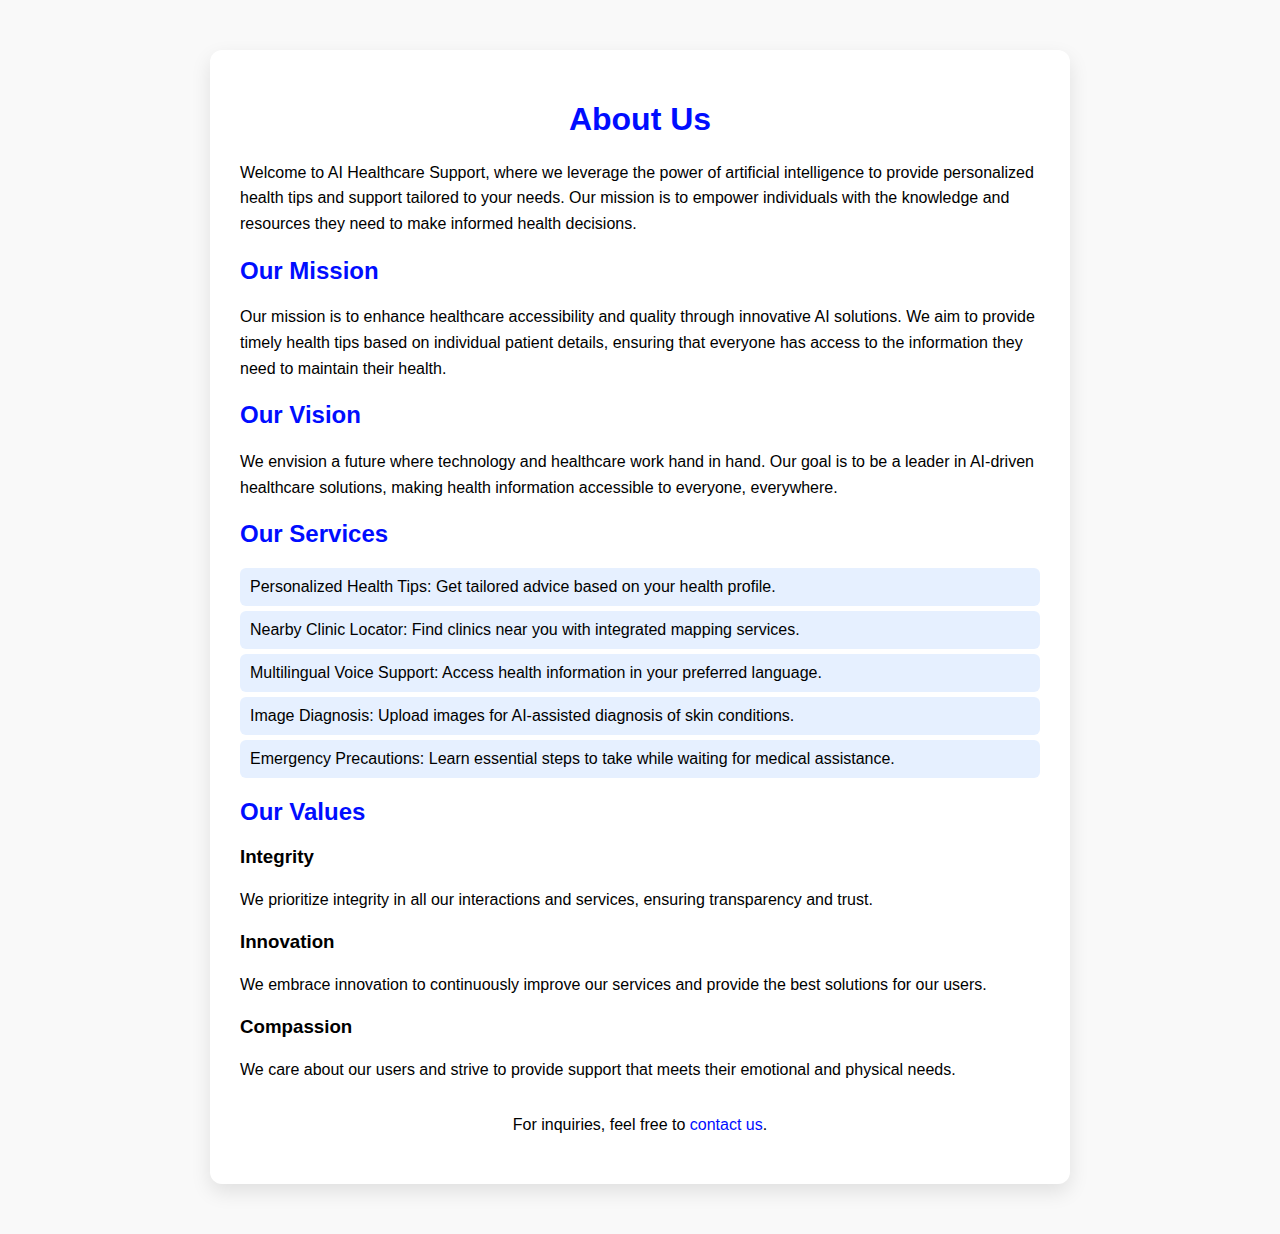
<file: about_us.html>
<!DOCTYPE html>
<html lang="en">
<head>
    <meta charset="UTF-8">
    <meta name="viewport" content="width=device-width, initial-scale=1.0">
    <title>About Us</title>
    <link rel="stylesheet" href="about_us.css">
</head>
<body>
    <div class="about-container">
        <h1>About Us</h1>
        <p>Welcome to AI Healthcare Support, where we leverage the power of artificial intelligence to provide personalized health tips and support tailored to your needs. Our mission is to empower individuals with the knowledge and resources they need to make informed health decisions.</p>
        
        <h2>Our Mission</h2>
        <p>Our mission is to enhance healthcare accessibility and quality through innovative AI solutions. We aim to provide timely health tips based on individual patient details, ensuring that everyone has access to the information they need to maintain their health.</p>
        
        <h2>Our Vision</h2>
        <p>We envision a future where technology and healthcare work hand in hand. Our goal is to be a leader in AI-driven healthcare solutions, making health information accessible to everyone, everywhere.</p>
        
        <h2>Our Services</h2>
        <ul>
            <li>Personalized Health Tips: Get tailored advice based on your health profile.</li>
            <li>Nearby Clinic Locator: Find clinics near you with integrated mapping services.</li>
            <li>Multilingual Voice Support: Access health information in your preferred language.</li>
            <li>Image Diagnosis: Upload images for AI-assisted diagnosis of skin conditions.</li>
            <li>Emergency Precautions: Learn essential steps to take while waiting for medical assistance.</li>
        </ul>
        
        <h2>Our Values</h2>
        <div class="info-box">
            <h3>Integrity</h3>
            <div class="content">
                <p>We prioritize integrity in all our interactions and services, ensuring transparency and trust.</p>
            </div>
        </div>
        <div class="info-box">
            <h3>Innovation</h3>
            <div class="content">
                <p>We embrace innovation to continuously improve our services and provide the best solutions for our users.</p>
            </div>
        </div>
        <div class="info-box">
            <h3>Compassion</h3>
            <div class="content">
                <p>We care about our users and strive to provide support that meets their emotional and physical needs.</p>
            </div>
        </div>
        
        <div class="contact-info">
            <p>For inquiries, feel free to <a href="mailto:diagnose.contact@gmail.com">contact us</a>.</p>
        </div>
    </div>
</body>
</html>
</file>
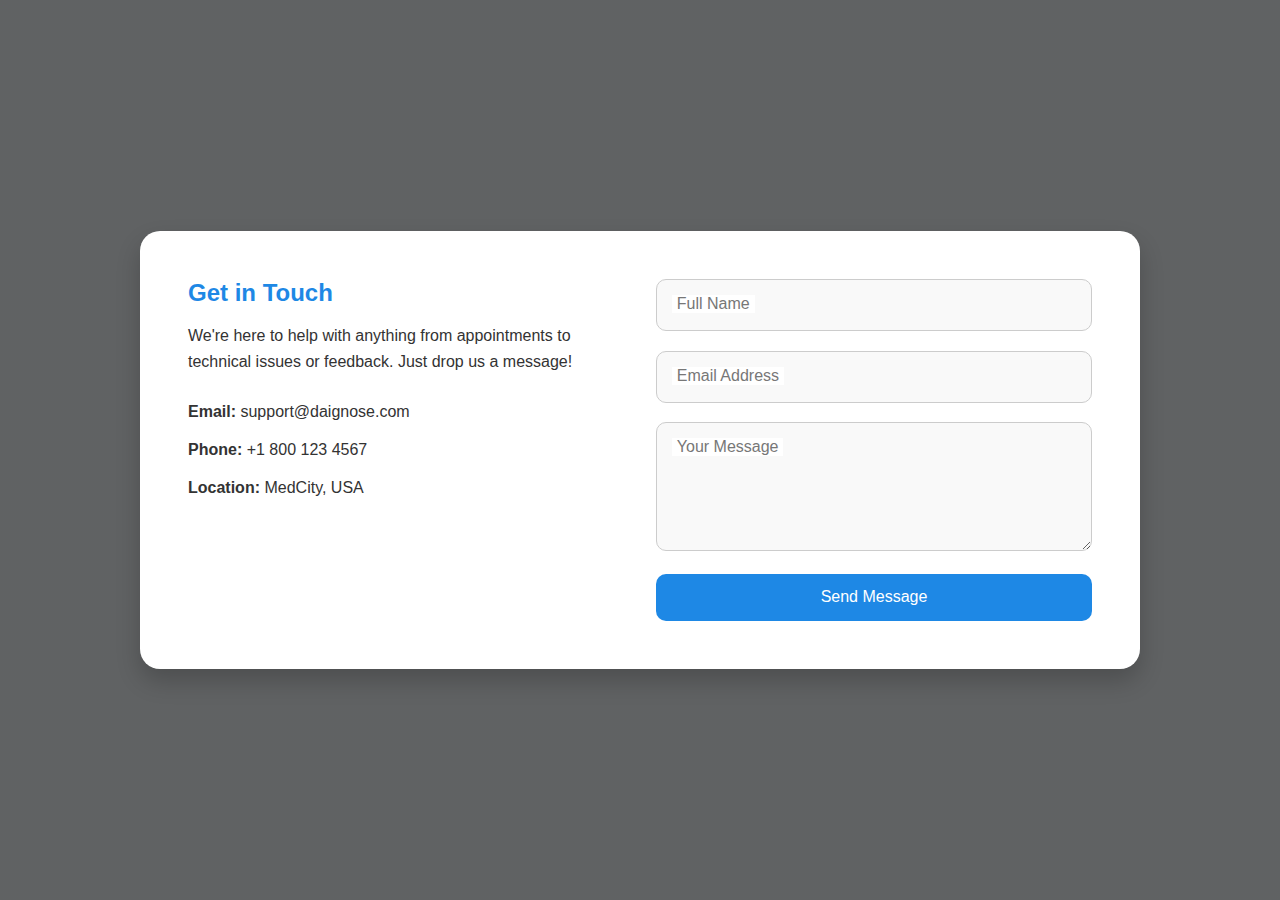
<file: contact.html>
<!DOCTYPE html>
<html lang="en">
<head>
  <meta charset="UTF-8" />
  <meta name="viewport" content="width=device-width, initial-scale=1.0"/>
  <title>Contact Us | dAIgnose</title>
  <link rel="stylesheet" href="contact.css" />
</head>
<body>

  <section class="contact-section">
    <div class="contact-card">
      <div class="contact-info-side">
        <h2>Get in Touch</h2>
        <p>We're here to help with anything from appointments to technical issues or feedback. Just drop us a message!</p>
        <div class="info-box">
          <p><strong>Email:</strong> support@daignose.com</p>
          <p><strong>Phone:</strong> +1 800 123 4567</p>
          <p><strong>Location:</strong> MedCity, USA</p>
        </div>
      </div>

      <form class="contact-form-side">
        <div class="input-group">
          <input type="text" name="name" required />
          <label>Full Name</label>
        </div>
        <div class="input-group">
          <input type="email" name="email" required />
          <label>Email Address</label>
        </div>
        <div class="input-group">
          <textarea name="message" rows="5" required></textarea>
          <label>Your Message</label>
        </div>
        <button type="submit">Send Message</button>
      </form>
    </div>
  </section>

</body>
</html>
</file>
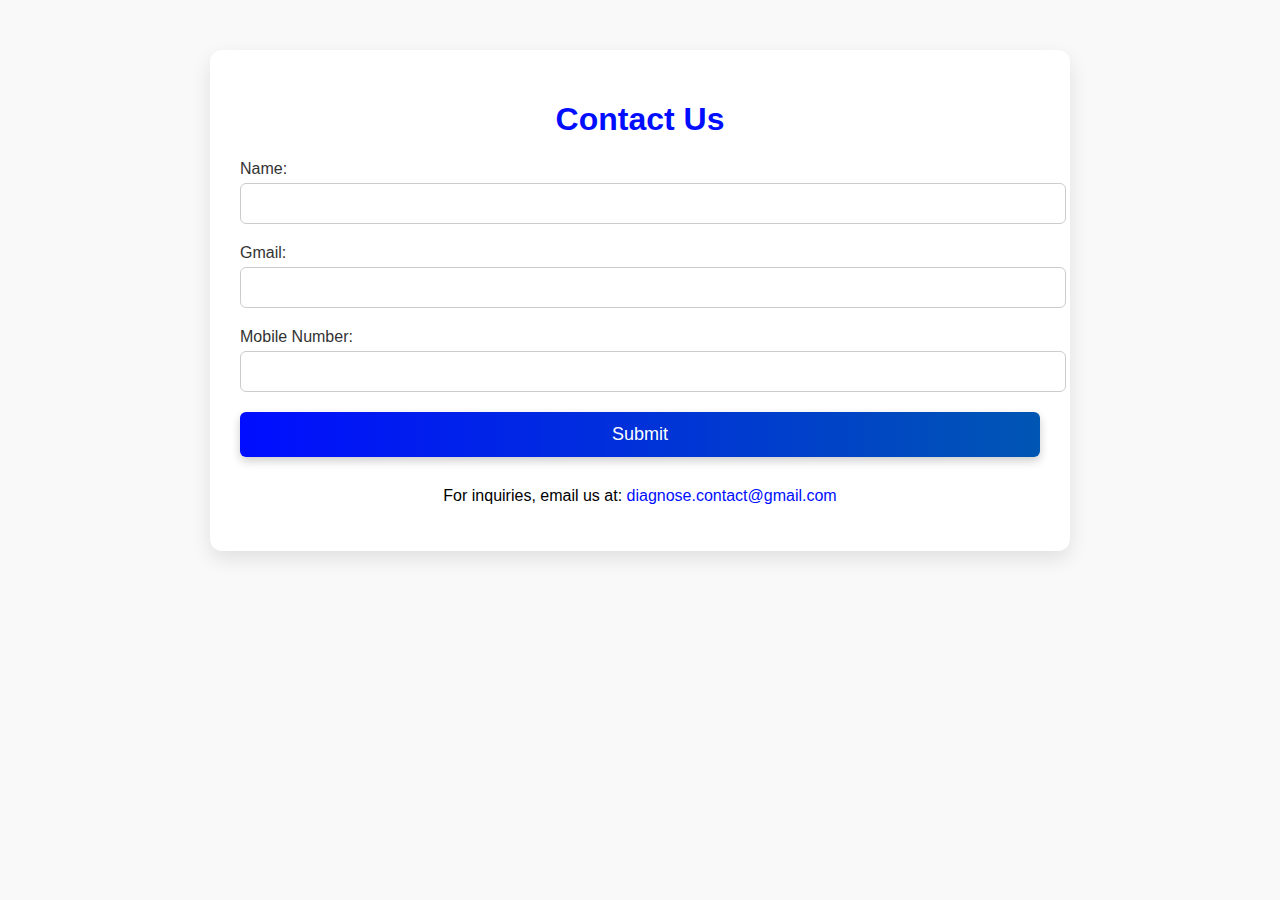
<file: contact_us.html>
<!DOCTYPE html>
<html lang="en">
<head>
    <meta charset="UTF-8">
    <meta name="viewport" content="width=device-width, initial-scale=1.0">
    <title>Contact Us</title>
    <link rel="stylesheet" href="contact_us.css">
</head>
<body>
    <div class="contact-container">
        <h1>Contact Us</h1>
        <form id="contact-form">
            <div class="form-group">
                <label for="name">Name:</label>
                <input type="text" id="name" name="name" maxlength="50" pattern="[A-Za-z\s]+" title="Please enter only letters and spaces.">
            </div>
            <div class="form-group">
                <label for="email">Gmail:</label>
                <input type="email" id="email" name="email" required>
            </div>
            <div class="form-group">
                <label for="mobile">Mobile Number:</label>
                <input type="number" id="mobile" name="mobile" maxlength="10" pattern="\d{10}" title="Please enter a valid 10-digit mobile number.">
            </div>
            <button type="submit" class="submit-button">Submit</button>
        </form>
        <div class="contact-info">
            <p>For inquiries, email us at: <a href="mailto:diagnose.contact@gmail.com">diagnose.contact@gmail.com</a></p>
        </div>
    </div>
</body>
</html>
</file>
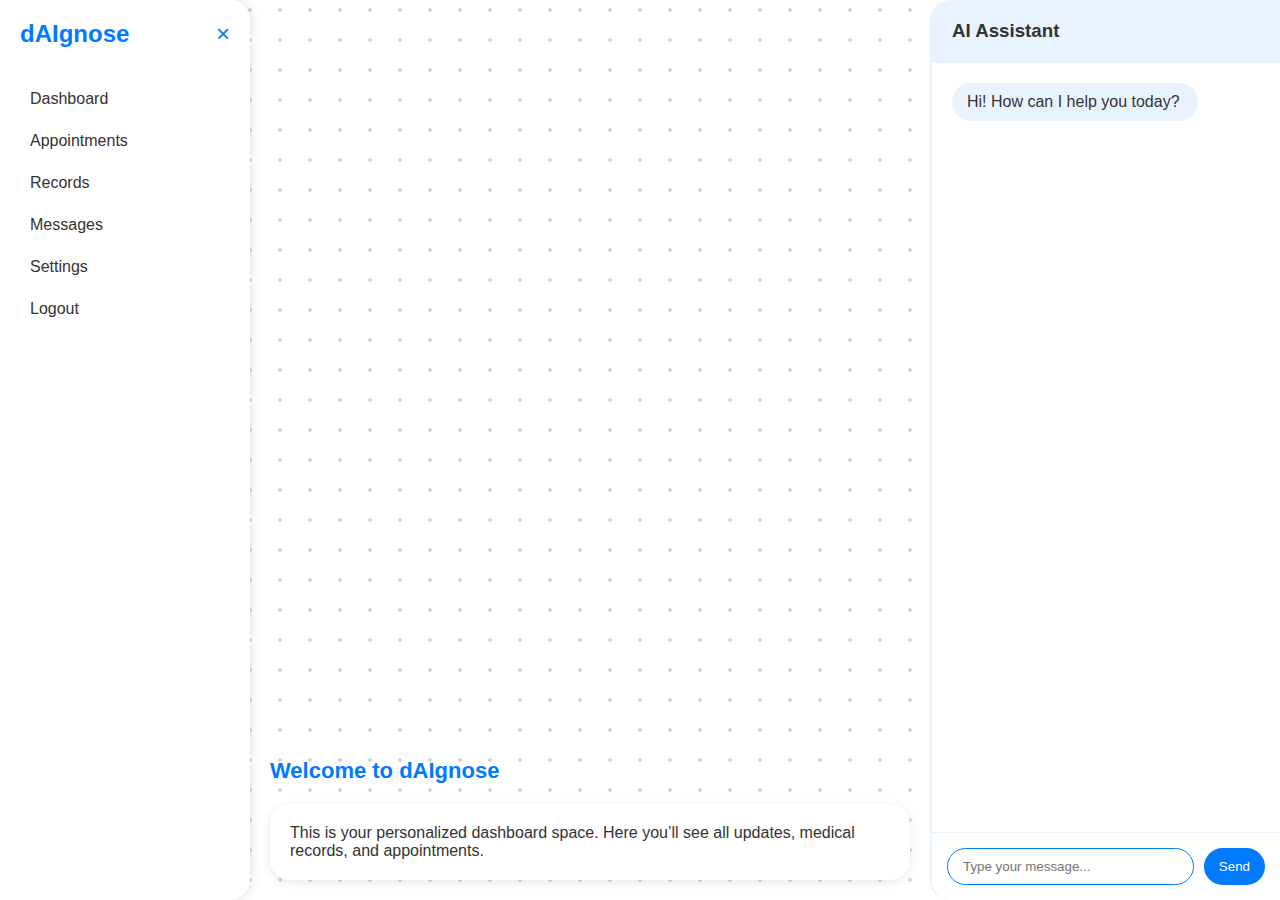
<file: dashboard.html>
<!DOCTYPE html>
<html lang="en">
<head>
  <meta charset="UTF-8" />
  <meta name="viewport" content="width=device-width, initial-scale=1.0"/>
  <title>dAIgnose Dashboard</title>
  <link rel="stylesheet" href="dash.css" />
</head>
<body>
    <div class="container1">
        <div class="container">
            <!-- Sidebar -->
            <aside class="sidebar hidden" id="sidebar">
              <div class="sidebar-header">
                <h2>dAIgnose</h2>
                <button id="closeSidebar" class="close-btn">&times;</button>
              </div>
              <nav class="nav-links">
                <a href="#">Dashboard</a>
                <a href="#">Appointments</a>
                <a href="#">Records</a>
                <a href="#">Messages</a>
                <a href="#">Settings</a>
                <a href="#">Logout</a>
              </nav>
            </aside>
        
            <!-- Main Section -->
            <main class="main-content">
                <div class="container"></div>
              <header class="topbar">
                <button id="openSidebar" class="hamburger">&#9776;</button>
                <h1>Welcome to dAIgnose</h1>
              </header>
        
              <section class="content-area">
                <div class="card">
                  <p>This is your personalized dashboard space. Here you’ll see all updates, medical records, and appointments.</p>
                </div>
              </section>
            </main>
        
            <!-- Chatbot Section -->
            <section class="chat-section">
              <div class="chat-header">
                <h3>AI Assistant</h3>
              </div>
              <div class="chat-body">
                <div class="message bot">Hi! How can I help you today?</div>
                <!-- User messages would be dynamically inserted here -->
              </div>
              <div class="chat-input">
                <input type="text" placeholder="Type your message..." />
                <button>Send</button>
              </div>
            </section>
          </div>
    </div>

  

  <script src="dash.js"></script>
</body>
</html>
</file>
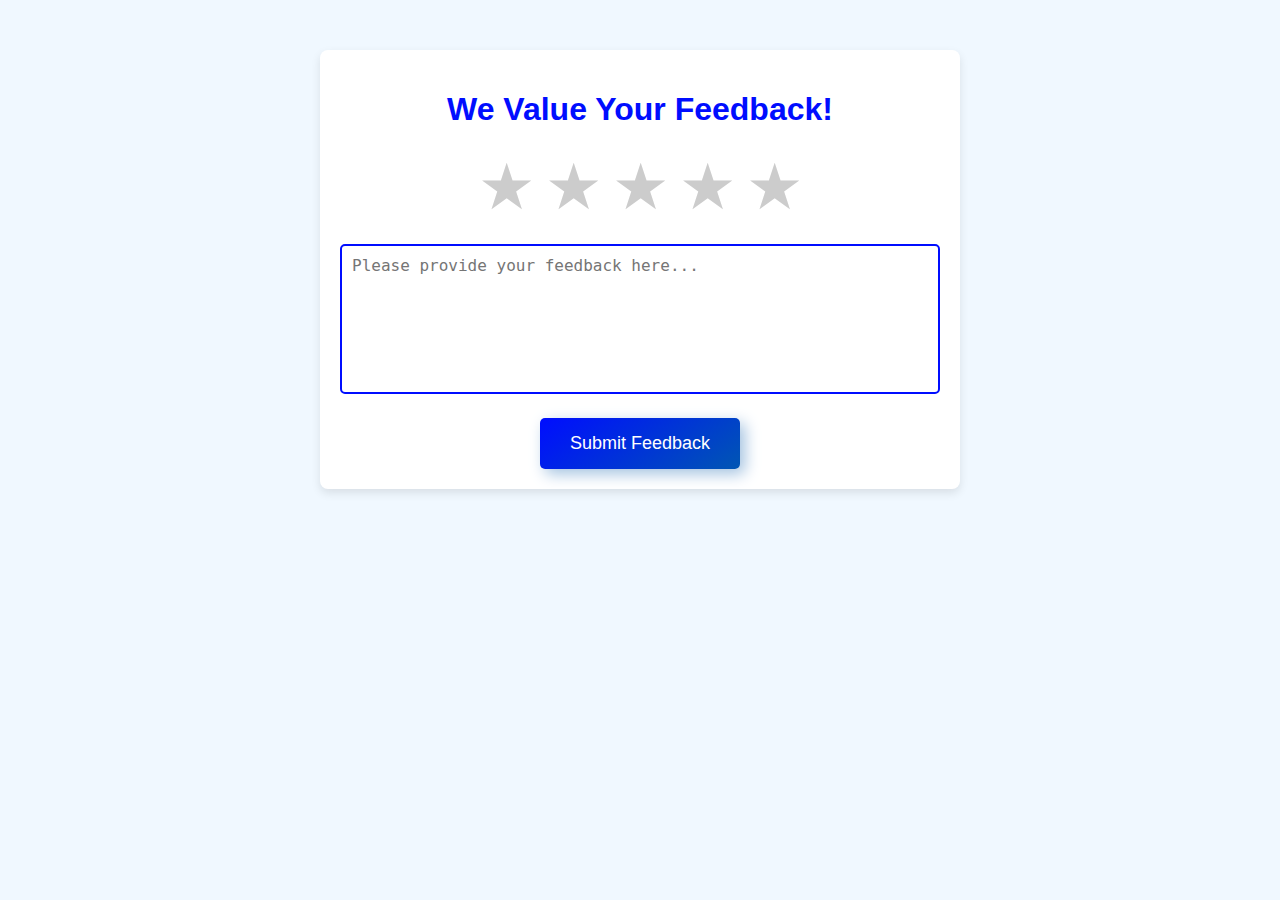
<file: feedback.html>
<!DOCTYPE html>
<html lang="en">
<head>
    <meta charset="UTF-8">
    <meta name="viewport" content="width=device-width, initial-scale=1.0">
    <title>Feedback</title>
    <link rel="stylesheet" href="feedback.css">
</head>
<body>
    <div class="container">
        <h1>We Value Your Feedback!</h1>
        <div class="star-container">
            <span class="star" data-value="1">★</span>
            <span class="star" data-value="2">★</span>
            <span class="star" data-value="3">★</span>
            <span class="star" data-value="4">★</span>
            <span class="star" data-value="5">★</span>
        </div>
        <textarea class="feedback-box" placeholder="Please provide your feedback here..."></textarea>
        <button class="submit-button">Submit Feedback</button>
    </div>
    <script src="feedback.js"></script>
</body>
</html>
</file>
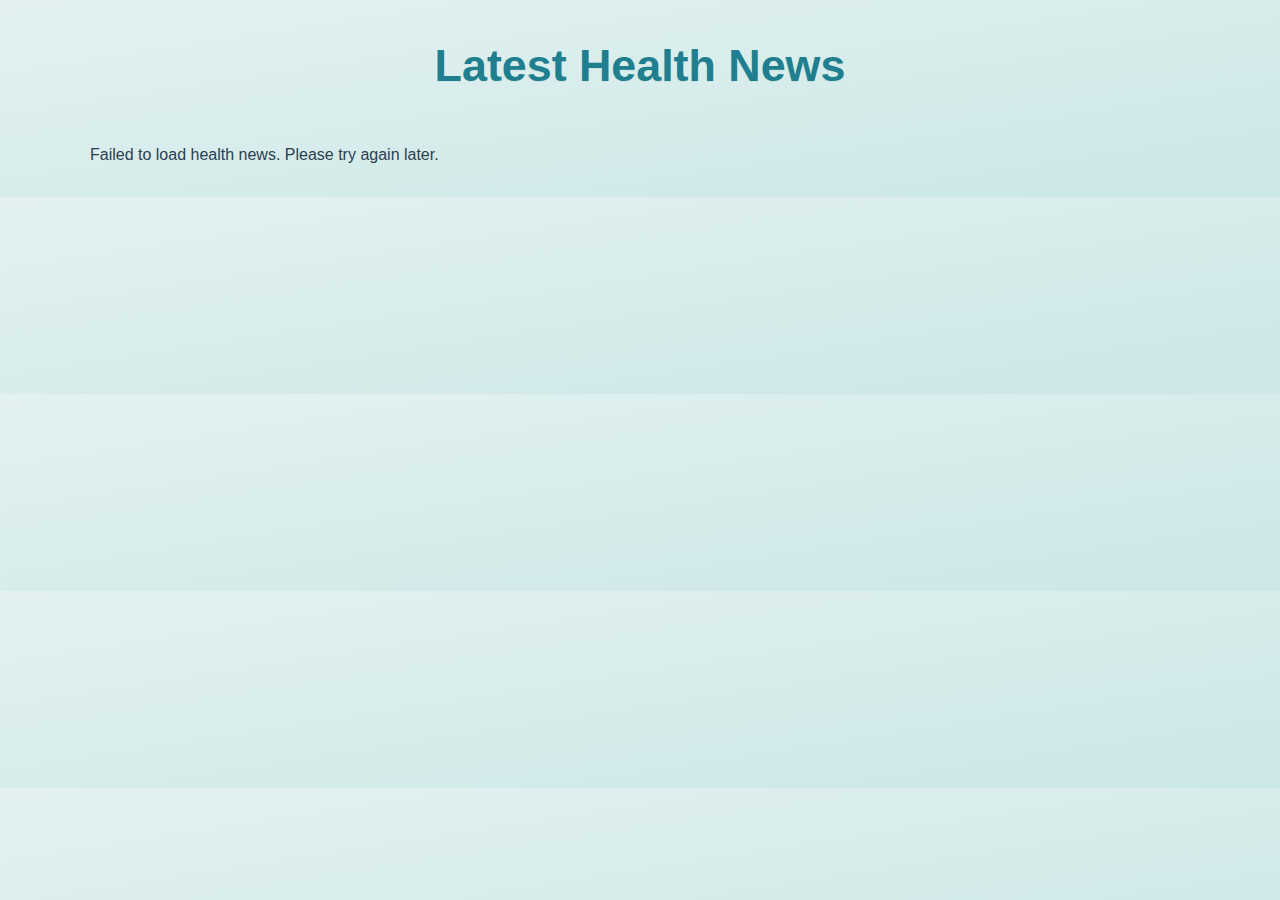
<file: news.html>
<!DOCTYPE html>
<html lang="en">
<head>
  <meta charset="UTF-8">
  <meta name="viewport" content="width=device-width, initial-scale=1.0">
  <title>Health News</title>
  <link rel="stylesheet" href="news.css">
</head>
<body>

  <h1>Latest Health News</h1>
  <div id="news-container"></div>

  <script src="news.js"></script>
</body>
</html>
</file>
<file: about_us.css>
body {
    font-family: Arial, sans-serif;
    background-color: #f9f9f9; 
    margin: 0;
    padding: 0;
}

.about-container {
    max-width: 800px; 
    margin: 50px auto;
    padding: 30px; 
    background-color: white; 
    border-radius: 12px; 
    box-shadow: 0 8px 20px rgba(0, 0, 0, 0.1);
}

h1 {
    text-align: center;
    color: #000dff; 
}

h2 {
    color: #000dff; 
}

p {
    color: #000000; 
    line-height: 1.6; 
}

ul {
    list-style-type: none; 
    padding: 0; 
}

ul li {
    background-color: #e6f0ff; 
    margin: 5px 0; 
    padding: 10px; 
    border-radius: 6px; 
}

.contact-info {
    text-align: center;
    margin-top: 30px; 
}

.contact-info a {
    color: #000dff; 
    text-decoration: none;
}

.contact-info a:hover {
    text-decoration: underline; 
}

@media (max-width: 768px) {
    .about-container {
        padding: 20px; 
    }

    h1 {
        font-size: 24px; 
    }

    h2 {
        font-size: 20px; 
    }

    p {
        font-size: 16px; 
    }

    ul li {
        padding: 8px; 
    }
}

@media (max-width: 480px) {
    .about-container {
        padding: 15px; 
    }

    h1 {
        font-size: 20px; 
    }

    h2 {
        font-size: 18px; 
    }

    p {
        font-size: 14px; 
    }

    ul li {
        padding: 6px; 
    }
}
</file>
<file: contact.css>
* {
    margin: 0;
    padding: 0;
    box-sizing: border-box;
  }
  
  body {
    font-family: 'Segoe UI', Tahoma, Geneva, Verdana, sans-serif;
    background: #f0f4f8;
  }
  
  /* Contact Section Background */
  .contact-section {
    min-height: 100vh;
    background: linear-gradient(rgba(0,0,0,0.6), rgba(0,0,0,0.6)),
                url('https://images.unsplash.com/photo-1588776815004-3eb69fe8f212?auto=format&fit=crop&w=1200&q=80') center/cover no-repeat;
    display: flex;
    justify-content: center;
    align-items: center;
    padding: 3rem 1rem;
  }
  
  /* Contact Card Layout */
  .contact-card {
    background: white;
    max-width: 1000px;
    display: flex;
    flex-wrap: wrap;
    gap: 2rem;
    padding: 3rem;
    border-radius: 20px;
    box-shadow: 0 12px 24px rgba(0,0,0,0.2);
  }
  
  /* Info Side */
  .contact-info-side {
    flex: 1;
    color: #333;
  }
  
  .contact-info-side h2 {
    color: #1E88E5;
    margin-bottom: 1rem;
  }
  
  .contact-info-side p {
    margin-bottom: 1.5rem;
    line-height: 1.6;
  }
  
  .info-box p {
    margin-bottom: 0.8rem;
  }
  
  /* Form Side */
  .contact-form-side {
    flex: 1;
    display: flex;
    flex-direction: column;
    gap: 1.2rem;
  }
  
  /* Floating Labels */
  .input-group {
    position: relative;
  }
  
  .input-group input,
  .input-group textarea {
    width: 100%;
    padding: 1rem;
    border: 1px solid #ccc;
    border-radius: 10px;
    font-size: 1rem;
    background: #f9f9f9;
    outline: none;
    transition: border 0.3s ease;
  }
  
  .input-group label {
    position: absolute;
    top: 1rem;
    left: 1rem;
    color: #777;
    background: white;
    padding: 0 0.3rem;
    transition: 0.3s;
    pointer-events: none;
  }
  
  .input-group input:focus + label,
  .input-group input:valid + label,
  .input-group textarea:focus + label,
  .input-group textarea:valid + label {
    top: -0.6rem;
    left: 0.8rem;
    font-size: 0.8rem;
    color: #1E88E5;
  }
  
  /* Submit Button */
  .contact-form-side button {
    padding: 0.9rem;
    font-size: 1rem;
    background-color: #1E88E5;
    color: white;
    border: none;
    border-radius: 10px;
    cursor: pointer;
    transition: background 0.3s ease;
  }
  
  .contact-form-side button:hover {
    background-color: #1565C0;
  }
  
  /* Responsive */
  @media (max-width: 768px) {
    .contact-card {
      flex-direction: column;
      padding: 2rem;
    }
  }
</file>
<file: contact_us.css>
body {
    font-family: Arial, sans-serif;
    background-color: #f9f9f9;
    margin: 0;
    padding: 0;
}

.contact-container {
    max-width: 800px; 
    margin: 50px auto;
    padding: 30px; 
    background-color: white;
    border-radius: 12px; 
    box-shadow: 0 8px 20px rgba(0, 0, 0, 0.1);
}

h1 {
    text-align: center;
    color: #000dff; 
}

.form-group {
    margin-bottom: 20px; 
}

label {
    display: block;
    margin-bottom: 5px;
    color: #333;
}

input[type="text"],
input[type="email"],
input[type="number"] {
    width: 100%;
    padding: 12px;
    border: 1px solid #ccc;
    border-radius: 6px; 
    transition: border-color 0.3s;
}

input[type="text"]:focus,
input[type="email"]:focus,
input[type="number"]:focus {
    border-color: #000dff; 
}

.submit-button {
    width: 100%;
    padding: 12px; 
    background: linear-gradient(90deg, #000dff, #0056b3); 
    color: white;
    border: none;
    border-radius: 6px; 
    cursor: pointer;
    font-size: 18px; 
    transition: background 0.3s, transform 0.2s;
    box-shadow: 0 4px 10px rgba(0, 0, 0, 0.2);
}

.submit-button:hover {
    background: linear-gradient(90deg, #0056b3, #000dff); 
    transform: translateY(-2px);
} 

.contact-info {
    text-align: center;
    margin-top: 30px; 
}

.contact-info a {
    color: #000dff; 
    text-decoration: none;
}

@media (max-width: 768px) {
    .contact-container {
        padding: 20px;
    }

    h1 {
        font-size: 24px; 
    }

    .submit-button {
        font-size: 16px; 
    }
}

@media (max-width: 480px) {
    .contact-container {
        padding: 15px; 
    }

    h1 {
        font-size: 20px; 
    }

    input[type="text"],
    input[type="email"],
    input[type="number"] {
        padding: 10px; 
    }

    .submit-button {
        padding: 10px; 
        font-size: 14px;
    }
}
</file>
<file: dash.css>
:root {
    --blue: #007BFF;
    --light-blue: #E9F3FF;
    --white: #fff;
    --gray: #f4f4f4;
    --dark-text: #333;
  }
  /* From Uiverse.io by Juanes200122 */ 
.container1 {
    width: 100%;
    height: 100%;
    /* Add your background pattern here */
    background-color: #ffffff;
    background-image: radial-gradient(rgba(12, 12, 12, 0.171) 2px, transparent 0);
    background-size: 30px 30px;
    background-position: -5px -5px;
  }
  
  * {
    margin: 0;
    padding: 0;
    box-sizing: border-box;
  }
  
  body, html {
    height: 100%;
    font-family: 'Segoe UI', sans-serif;
    background-color: var(--gray);
    color: var(--dark-text);
  }
  
  .container {
    display: flex;
    height: 100vh;
    overflow: hidden;
  }
  
  /* Sidebar */
  .sidebar {
    width: 250px;
    background-color: var(--white);
    padding: 20px;
    border-radius: 0 20px 20px 0;
    box-shadow: 2px 0 10px rgba(0,0,0,0.1);
    transition: transform 0.3s ease;
    position: relative;
  }
  
  .sidebar-header {
    display: flex;
    justify-content: space-between;
    align-items: center;
    margin-bottom: 30px;
  }
  
  .sidebar h2 {
    color: var(--blue);
    font-size: 24px;
  }
  
  .close-btn {
    background: none;
    border: none;
    font-size: 24px;
    cursor: pointer;
    color: var(--blue);
  }
  
  .nav-links a {
    display: block;
    padding: 12px 0;
    text-decoration: none;
    color: var(--dark-text);
    border-radius: 10px;
    padding-left: 10px;
  }
  
  .nav-links a:hover {
    background-color: var(--light-blue);
    color: var(--blue);
  }
  
  /* Main */
  .main-content {
    flex: 1;
    display: flex;
    flex-direction: column;
    padding: 20px;
    overflow-y: auto;
  }
  
  .topbar {
    display: flex;
    justify-content: space-between;
    align-items: center;
  }
  
  .topbar h1 {
    font-size: 22px;
    color: var(--blue);
  }
  
  .hamburger {
    font-size: 26px;
    background: none;
    border: none;
    cursor: pointer;
    display: none;
    color: var(--blue);
  }
  
  .content-area {
    margin-top: 20px;
  }
  
  .card {
    background-color: var(--white);
    padding: 20px;
    border-radius: 20px;
    box-shadow: 0 2px 10px rgba(0,0,0,0.1);
  }
  
  /* Chatbot */
  .chat-section {
    width: 350px;
    background-color: var(--white);
    border-left: 2px solid var(--light-blue);
    display: flex;
    flex-direction: column;
    justify-content: space-between;
    border-radius: 20px 0 0 20px;
  }
  
  .chat-header {
    padding: 20px;
    border-bottom: 1px solid var(--light-blue);
    background-color: var(--light-blue);
    border-radius: 20px 0 0 0;
  }
  
  .chat-body {
    padding: 20px;
    flex: 1;
    overflow-y: auto;
  }
  
  .message {
    background-color: var(--light-blue);
    padding: 10px 15px;
    border-radius: 20px;
    margin-bottom: 10px;
    max-width: 80%;
  }
  
  .chat-input {
    padding: 15px;
    display: flex;
    border-top: 1px solid var(--light-blue);
    gap: 10px;
    border-radius: 0 0 0 20px;
  }
  
  .chat-input input {
    flex: 1;
    padding: 10px 15px;
    border: 1px solid var(--blue);
    border-radius: 20px;
    outline: none;
  }
  
  .chat-input button {
    background-color: var(--blue);
    color: white;
    border: none;
    padding: 10px 15px;
    border-radius: 20px;
    cursor: pointer;
  }
  
  /* Responsive */
  @media (max-width: 1024px) {
    .sidebar {
      position: fixed;
      top: 0;
      left: 0;
      height: 100%;
      transform: translateX(-100%);
      z-index: 999;
    }
  
    .sidebar.visible {
      transform: translateX(0);
    }
  
    .hamburger {
      display: block;
    }
  
    .chat-section {
      display: none;
    }
  
    .main-content {
      width: 100%;
    }
  }
</file>
<file: feedback.css>
body {
    font-family: Arial, sans-serif;
    background-color: #f0f8ff; 
    color: #333;
    margin: 0;
    padding: 0;
}

.container {
    max-width: 600px;
    margin: 50px auto;
    padding: 20px;
    background-color: white; 
    border-radius: 8px;
    box-shadow: 0 4px 10px rgba(0, 0, 0, 0.1);
    text-align: center;
}

h1 {
    color: #000dff; 
}

.star-container {
    margin: 20px 0;
    display: flex;
    justify-content: center;
}

.star {
    font-size: 5vw; 
    margin: 0 5px;
    cursor: pointer;
    color: #ccc; 
    transition: color 0.2s;
}

.star.selected {
    color: #2bff00; 
}

.feedback-box {
    width: 100%;
    height: 150px;
    padding: 10px;
    border: 2px solid #000dff; 
    border-radius: 5px;
    font-size: 16px;
    resize: none;
    margin-bottom: 20px;
    box-sizing: border-box; 
}

.feedback-box:focus {
    outline: none;
    border-color: #0056b3; 
}

.submit-button {
    background: linear-gradient(145deg, #000dff, #0056b3);
    border: none;
    border-radius: 5px;
    color: white;
    padding: 15px 30px;
    font-size: 18px;
    cursor: pointer;
    transition: 0.3s;
    box-shadow: 5px 5px 15px #a3c2e0, -5px -5px 15px #ffffff;
}

.submit-button:hover {
    background: linear-gradient(145deg, #0056b3, #000dff);
    box-shadow: 2px 2px 10px #a3c2e0, -2px -2px 10px #ffffff;
}

@media (max-width: 768px) {
    .feedback-box {
        height: 120px; 
    }

    .submit-button {
        padding: 12px 25px; 
        font-size: 16px; 
    }
}

@media (max-width: 480px) {
    h1 {
        font-size: 24px; 
    }

    .star {
        font-size: 8vw;
    }

    .feedback-box {
        font-size: 14px; 
    }

    .submit-button {
        padding: 10px 20px; 
        font-size: 14px; 
    }
}
</file>
<file: news.css>
/* Base Reset */
  * {
    box-sizing: border-box;
    margin: 0;
    padding: 0;
  }
  
  /* Body and Background */
  body {
    font-family: 'Helvetica Neue', Helvetica, Arial, sans-serif;
    background: linear-gradient(to bottom right, #e3f2f1, #cbe7e6);
    color: #2d3e50;
    padding: 30px;
    line-height: 1.6;
  }
  
  /* Main Heading */
  h1 {
    text-align: center;
    font-size: 2.8rem;
    margin-bottom: 40px;
    color: #207f8e;
    font-weight: 600;
    text-shadow: 0 1px 1px rgba(0, 0, 0, 0.05);
  }
  
  /* News Container Grid */
  #news-container {
    display: grid;
    grid-template-columns: repeat(auto-fit, minmax(320px, 1fr));
    gap: 30px;
    max-width: 1100px;
    margin: 0 auto;
  }
  
  /* News Card Style */
  .news-item {
    background-color: #ffffff;
    border: 1px solid #d9f0f1;
    border-radius: 12px;
    overflow: hidden;
    box-shadow: 0 4px 10px rgba(32, 127, 142, 0.08);
    transition: transform 0.3s ease, box-shadow 0.3s ease;
    display: flex;
    flex-direction: column;
  }
  
  .news-item:hover {
    transform: translateY(-6px);
    box-shadow: 0 8px 18px rgba(32, 127, 142, 0.15);
  }
  
  /* News Image */
  .news-item img {
    width: 100%;
    height: 200px;
    object-fit: cover;
    border-bottom: 1px solid #dfecec;
  }
  
  /* News Title */
  .news-item h3 {
    padding: 16px;
    font-size: 1.3rem;
    color: #1b4d4f;
    font-weight: 600;
  }
  
  /* News Description */
  .news-item p {
    padding: 0 16px;
    color: #4f6467;
    font-size: 0.95rem;
    flex-grow: 1;
  }
  
  /* Read More Button */
  .news-item a {
    display: block;
    padding: 12px 16px;
    margin-top: auto;
    background-color: #2baaae;
    color: #fff;
    text-align: center;
    text-decoration: none;
    font-weight: bold;
    transition: background-color 0.3s ease;
  }
  
  .news-item a:hover {
    background-color: #1f8185;
  }
  
  /* Responsive Typography */
  @media screen and (max-width: 600px) {
    h1 {
      font-size: 2rem;
    }
  
    .news-item h3 {
      font-size: 1.1rem;
    }
  
    .news-item p {
      font-size: 0.9rem;
    }
  }
</file>
